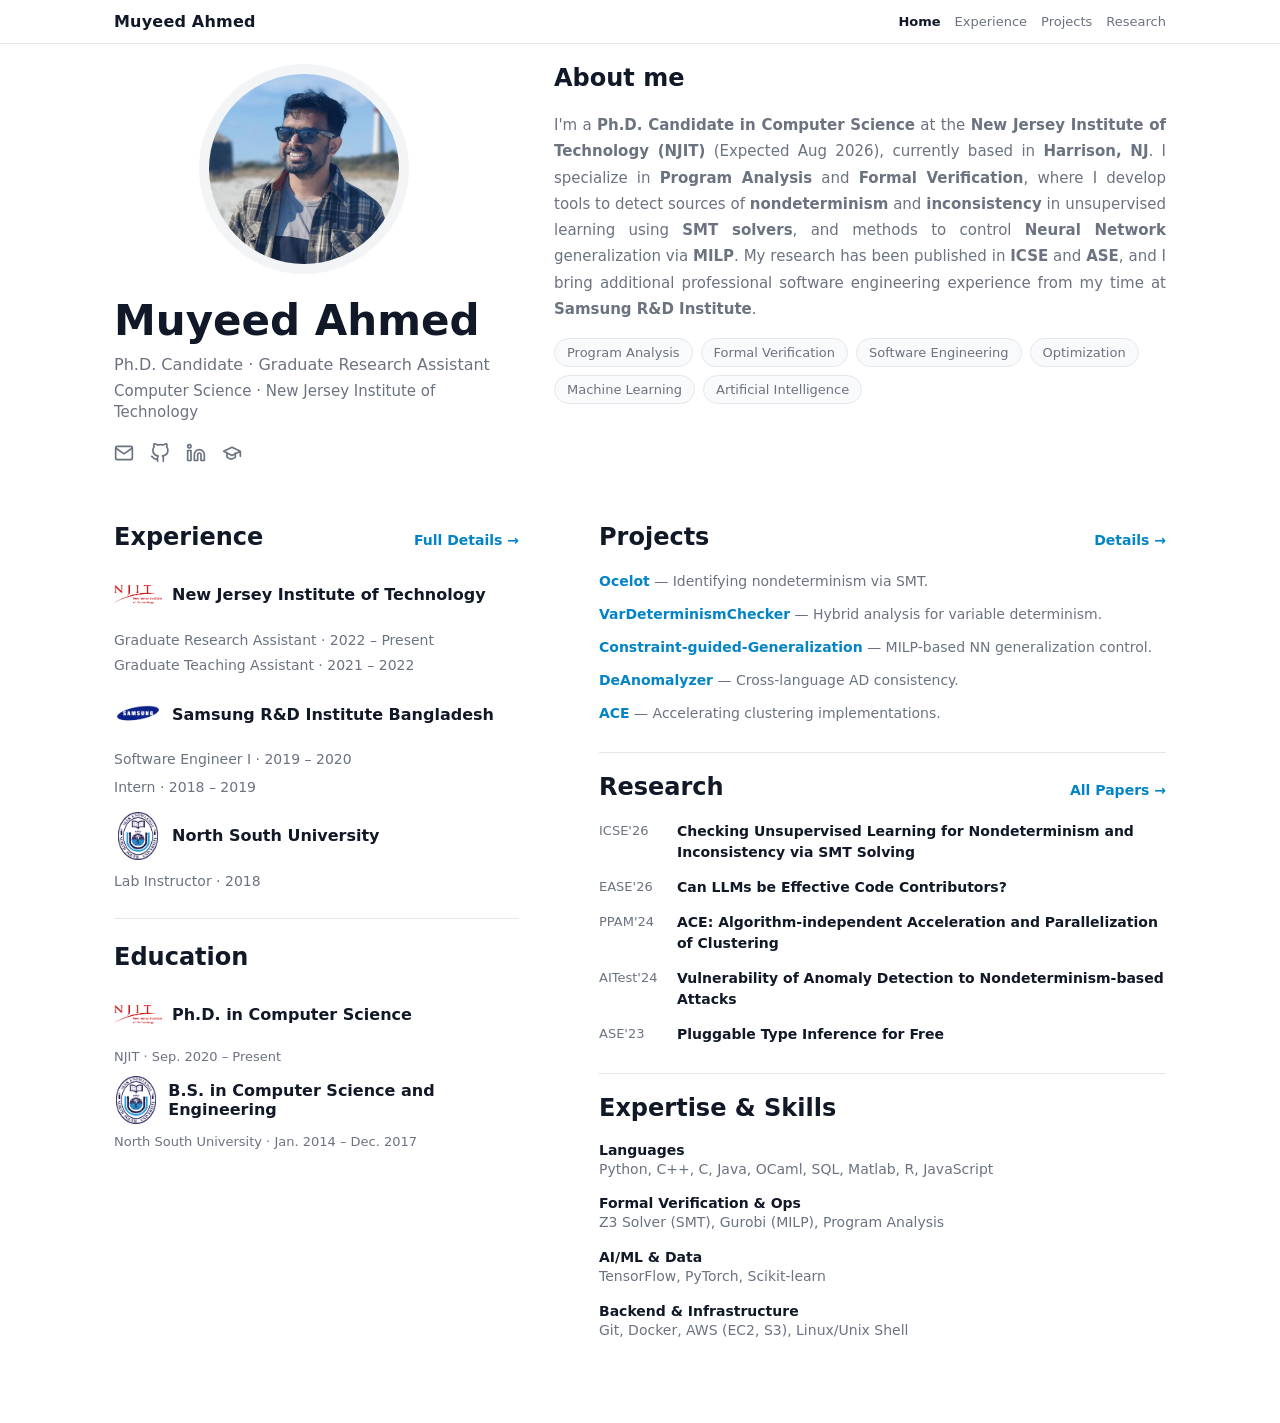
<file: index.html>
<!doctype html>
<html lang="en">
<head>
<meta charset="utf-8">
<meta name="viewport" content="width=device-width, initial-scale=1">
<title>Muyeed Ahmed</title>
<link rel="stylesheet" href="styles.css">
</head>

<body>

<!-- Sticky menu -->
<div class="nav">
  <div class="navinner">
    <div class="brand">Muyeed Ahmed</div>
    <nav class="menu" aria-label="Site menu">
      <a href="index.html" style="color:var(--text); font-weight:600;">Home</a>
      <a href="experience.html">Experience</a>
      <a href="projects.html">Projects</a>
      <a href="research.html">Research</a>
    </nav>
  </div>
</div>

<main class="wrap">

  <!-- Top Section: Photo/Name (Left) & Summary (Right) -->
  <div class="top-section">
    <div class="top-left">
      <div class="photo">
        <img src="Images/M.png" alt="Muyeed Ahmed">
      </div>
      <header class="intro">
        <h1>Muyeed Ahmed</h1>
        <p class="title">Ph.D. Candidate · Graduate Research Assistant</p>
        <p class="subtitle">Computer Science · New Jersey Institute of Technology</p>
        
        <div class="contact-links">
          <a href="mailto:ma234@njit.edu" title="Email">
            <svg xmlns="http://www.w3.org/2000/svg" width="20" height="20" viewBox="0 0 24 24" fill="none" stroke="currentColor" stroke-width="2" stroke-linecap="round" stroke-linejoin="round"><path d="M4 4h16c1.1 0 2 .9 2 2v12c0 1.1-.9 2-2 2H4c-1.1 0-2-.9-2-2V6c0-1.1.9-2 2-2z"></path><polyline points="22,6 12,13 2,6"></polyline></svg>
          </a>
          <a href="https://github.com/MuyeedAhmed" target="_blank" rel="noreferrer" title="GitHub">
            <svg xmlns="http://www.w3.org/2000/svg" width="20" height="20" viewBox="0 0 24 24" fill="none" stroke="currentColor" stroke-width="2" stroke-linecap="round" stroke-linejoin="round"><path d="M9 19c-5 1.5-5-2.5-7-3m14 6v-3.87a3.37 3.37 0 0 0-.94-2.61c3.14-.35 6.44-1.54 6.44-7A5.44 5.44 0 0 0 20 4.77 5.07 5.07 0 0 0 19.91 1S18.73.65 16 2.48a13.38 13.38 0 0 0-7 0C6.27.65 5.09 1 5.09 1A5.07 5.07 0 0 0 5 4.77a5.44 5.44 0 0 0-1.5 3.78c0 5.42 3.3 6.61 6.44 7A3.37 3.37 0 0 0 9 18.13V22"></path></svg>
          </a>
          <a href="https://www.linkedin.com/in/muyeed-ahmed" target="_blank" rel="noreferrer" title="LinkedIn">
            <svg xmlns="http://www.w3.org/2000/svg" width="20" height="20" viewBox="0 0 24 24" fill="none" stroke="currentColor" stroke-width="2" stroke-linecap="round" stroke-linejoin="round"><path d="M16 8a6 6 0 0 1 6 6v7h-4v-7a2 2 0 0 0-2-2 2 2 0 0 0-2 2v7h-4v-7a6 6 0 0 1 6-6z"></path><rect x="2" y="9" width="4" height="12"></rect><circle cx="4" cy="4" r="2"></circle></svg>
          </a>
          <a href="https://scholar.google.com/citations?user=YBPPO0gAAAAJ&hl=en" target="_blank" rel="noreferrer" title="Google Scholar">
            <svg xmlns="http://www.w3.org/2000/svg" width="20" height="20" viewBox="0 0 24 24" fill="none" stroke="currentColor" stroke-width="2" stroke-linecap="round" stroke-linejoin="round"><path d="M22 10v6M2 10l10-5 10 5-10 5z"></path><path d="M6 12v5c3.33 3 6.67 3 10 0v-5"></path></svg>
          </a>
        </div>
      </header>
    </div>

    <div class="top-right">
      <section id="about" aria-label="About">
        <h2>About me</h2>
        <div class="about">
          <p>
            I'm a <strong>Ph.D. Candidate in Computer Science</strong> at the <strong>New Jersey Institute of Technology (NJIT)</strong> (Expected Aug 2026), currently based in <strong>Harrison, NJ</strong>. 
            I specialize in <strong>Program Analysis</strong> and <strong>Formal Verification</strong>, where I develop tools to detect sources of <strong>nondeterminism</strong> and <strong>inconsistency</strong> in unsupervised learning using
            <strong>SMT solvers</strong>, and methods to control <strong>Neural Network</strong> generalization via <strong>MILP</strong>. My research has been published in
            <strong>ICSE</strong> and <strong>ASE</strong>, and I bring additional professional software engineering experience from my time at <strong>Samsung R&D Institute</strong>.
          </p>

          <div class="tags" aria-label="Research interests">
            <span class="tag">Program Analysis</span>
            <span class="tag">Formal Verification</span>
            <span class="tag">Software Engineering</span>
            <span class="tag">Optimization</span>
            <span class="tag">Machine Learning</span>
            <span class="tag">Artificial Intelligence</span>
          </div>
        </div>
      </section>
    </div>
  </div>

  <div class="main-content-grid">
    
    <!-- Left Column: Experience then Education -->
    <div class="primary-col">
      <section id="experience" class="block">
        <div style="display:flex; justify-content:space-between; align-items:baseline;">
          <h2>Experience</h2>
          <a href="experience.html" style="font-size:14px; font-weight:600;">Full Details →</a>
        </div>

        <div class="item">
          <div class="orgrow">
            <img class="orglogo" src="Images/NJIT.png" alt="NJIT logo">
            <h3 style="margin:0;">New Jersey Institute of Technology</h3>
          </div>
          <p style="font-size:14px; margin-top:4px;">Graduate Research Assistant · 2022 – Present</p>
          <p style="font-size:14px; margin-top:2px;">Graduate Teaching Assistant · 2021 – 2022</p>
        </div>

        <div class="item">
          <div class="orgrow">
            <img class="orglogo" src="Images/Samsung.png" alt="Samsung logo">
            <h3 style="margin:0;">Samsung R&amp;D Institute Bangladesh</h3>
          </div>
          <p style="font-size:14px; margin-top:4px;">Software Engineer I · 2019 – 2020</p>
          <p style="font-size:14px; margin-top:4px;">Intern · 2018 – 2019</p>
        </div>

        <div class="item">
          <div class="orgrow">
            <img class="orglogo" src="Images/NSU.png" alt="NSU logo">
            <h3 style="margin:0;">North South University</h3>
          </div>
          <p style="font-size:14px; margin-top:4px;">Lab Instructor · 2018</p>
        </div>
      </section>

      <section id="education" class="block">
        <h2>Education</h2>
        <div class="item">
          <div class="orgrow">
            <img class="orglogo" src="Images/NJIT.png" alt="NJIT logo">
            <h3 style="margin:0;">Ph.D. in Computer Science</h3>
          </div>
          <div class="meta">NJIT · Sep. 2020 – Present</div>
        </div>
        <div class="item" style="margin-bottom:0;">
          <div class="orgrow">
            <img class="orglogo" src="Images/NSU.png" alt="NSU logo">
            <h3 style="margin:0;">B.S. in Computer Science and Engineering</h3>
          </div>
          <div class="meta">North South University · Jan. 2014 – Dec. 2017</div>
        </div>
      </section>
    </div>

    <!-- Right Column: Research & Skills -->
    <div class="secondary-col">
      <section id="projects-preview">
        <div style="display:flex; justify-content:space-between; align-items:baseline;">
          <h2>Projects</h2>
          <a href="projects.html" style="font-size:14px; font-weight:600;">Details →</a>
        </div>
        <div class="item" style="margin-bottom:12px;">
          <p style="font-size:14px; margin:0; line-height:1.5;">
            <strong><a href="https://github.com/MuyeedAhmed/Ocelot" target="_blank" rel="noreferrer">Ocelot</a></strong> — Identifying nondeterminism via SMT.
          </p>
        </div>
        <div class="item" style="margin-bottom:12px;">
          <p style="font-size:14px; margin:0; line-height:1.5;">
            <strong><a href="https://github.com/MuyeedAhmed/VarDeterminismChecker" target="_blank" rel="noreferrer">VarDeterminismChecker</a></strong> — Hybrid analysis for variable determinism.
          </p>
        </div>
        <div class="item" style="margin-bottom:12px;">
          <p style="font-size:14px; margin:0; line-height:1.5;">
            <strong><a href="https://github.com/MuyeedAhmed/Constraint-guided-Generalization" target="_blank" rel="noreferrer">Constraint-guided-Generalization</a></strong> — MILP-based NN generalization control.
          </p>
        </div>
        <div class="item" style="margin-bottom:12px;">
          <p style="font-size:14px; margin:0; line-height:1.5;">
            <strong><a href="https://github.com/MuyeedAhmed/DeAnomalyzer" target="_blank" rel="noreferrer">DeAnomalyzer</a></strong> — Cross-language AD consistency.
          </p>
        </div>
        <div class="item" style="margin-bottom:12px;">
          <p style="font-size:14px; margin:0; line-height:1.5;">
            <strong><a href="https://github.com/MuyeedAhmed/ACE" target="_blank" rel="noreferrer">ACE</a></strong> — Accelerating clustering implementations.
          </p>
        </div>
      </section>

      <section id="research-preview" style="margin-top:28px; border-top:1px solid var(--line); padding-top:20px;">
        <div style="display:flex; justify-content:space-between; align-items:baseline;">
          <h2>Research</h2>
          <a href="research.html" style="font-size:14px; font-weight:600;">All Papers →</a>
        </div>
        <div class="pub-item">
          <div class="pub-meta">ICSE'26</div>
          <h3 class="pub-title">Checking Unsupervised Learning for Nondeterminism and Inconsistency via SMT Solving</h3>
        </div>
        <div class="pub-item">
          <div class="pub-meta">EASE'26</div>
          <h3 class="pub-title">Can LLMs be Effective Code Contributors?</h3>
        </div>
        <div class="pub-item">
          <div class="pub-meta">PPAM'24</div>
          <h3 class="pub-title">ACE: Algorithm-independent Acceleration and Parallelization of Clustering</h3>
        </div>
        <div class="pub-item">
          <div class="pub-meta">AITest'24</div>
          <h3 class="pub-title">Vulnerability of Anomaly Detection to Nondeterminism-based Attacks</h3>
        </div>
        <div class="pub-item">
          <div class="pub-meta">ASE'23</div>
          <h3 class="pub-title">Pluggable Type Inference for Free</h3>
        </div>
      </section>

      <section id="skills" style="margin-top:28px; border-top:1px solid var(--line); padding-top:20px;">
        <h2>Expertise &amp; Skills</h2>
        <div class="item" style="margin-bottom:14px;">
          <h3 style="font-size:14px;">Languages</h3>
          <p style="font-size:14px; color:var(--muted);">Python, C++, C, Java, OCaml, SQL, Matlab, R, JavaScript</p>
        </div>
        <div class="item" style="margin-bottom:14px;">
          <h3 style="font-size:14px;">Formal Verification & Ops</h3>
          <p style="font-size:14px; color:var(--muted);">Z3 Solver (SMT), Gurobi (MILP), Program Analysis</p>
        </div>
        <div class="item" style="margin-bottom:14px;">
          <h3 style="font-size:14px;">AI/ML & Data</h3>
          <p style="font-size:14px; color:var(--muted);">TensorFlow, PyTorch, Scikit-learn</p>
        </div>
        <div class="item" style="margin-bottom:0;">
          <h3 style="font-size:14px;">Backend & Infrastructure</h3>
          <p style="font-size:14px; color:var(--muted);">Git, Docker, AWS (EC2, S3), Linux/Unix Shell</p>
        </div>
      </section>
    </div>

  </div> <!-- end main-content-grid -->

</main>
</body>
</html>
</file>
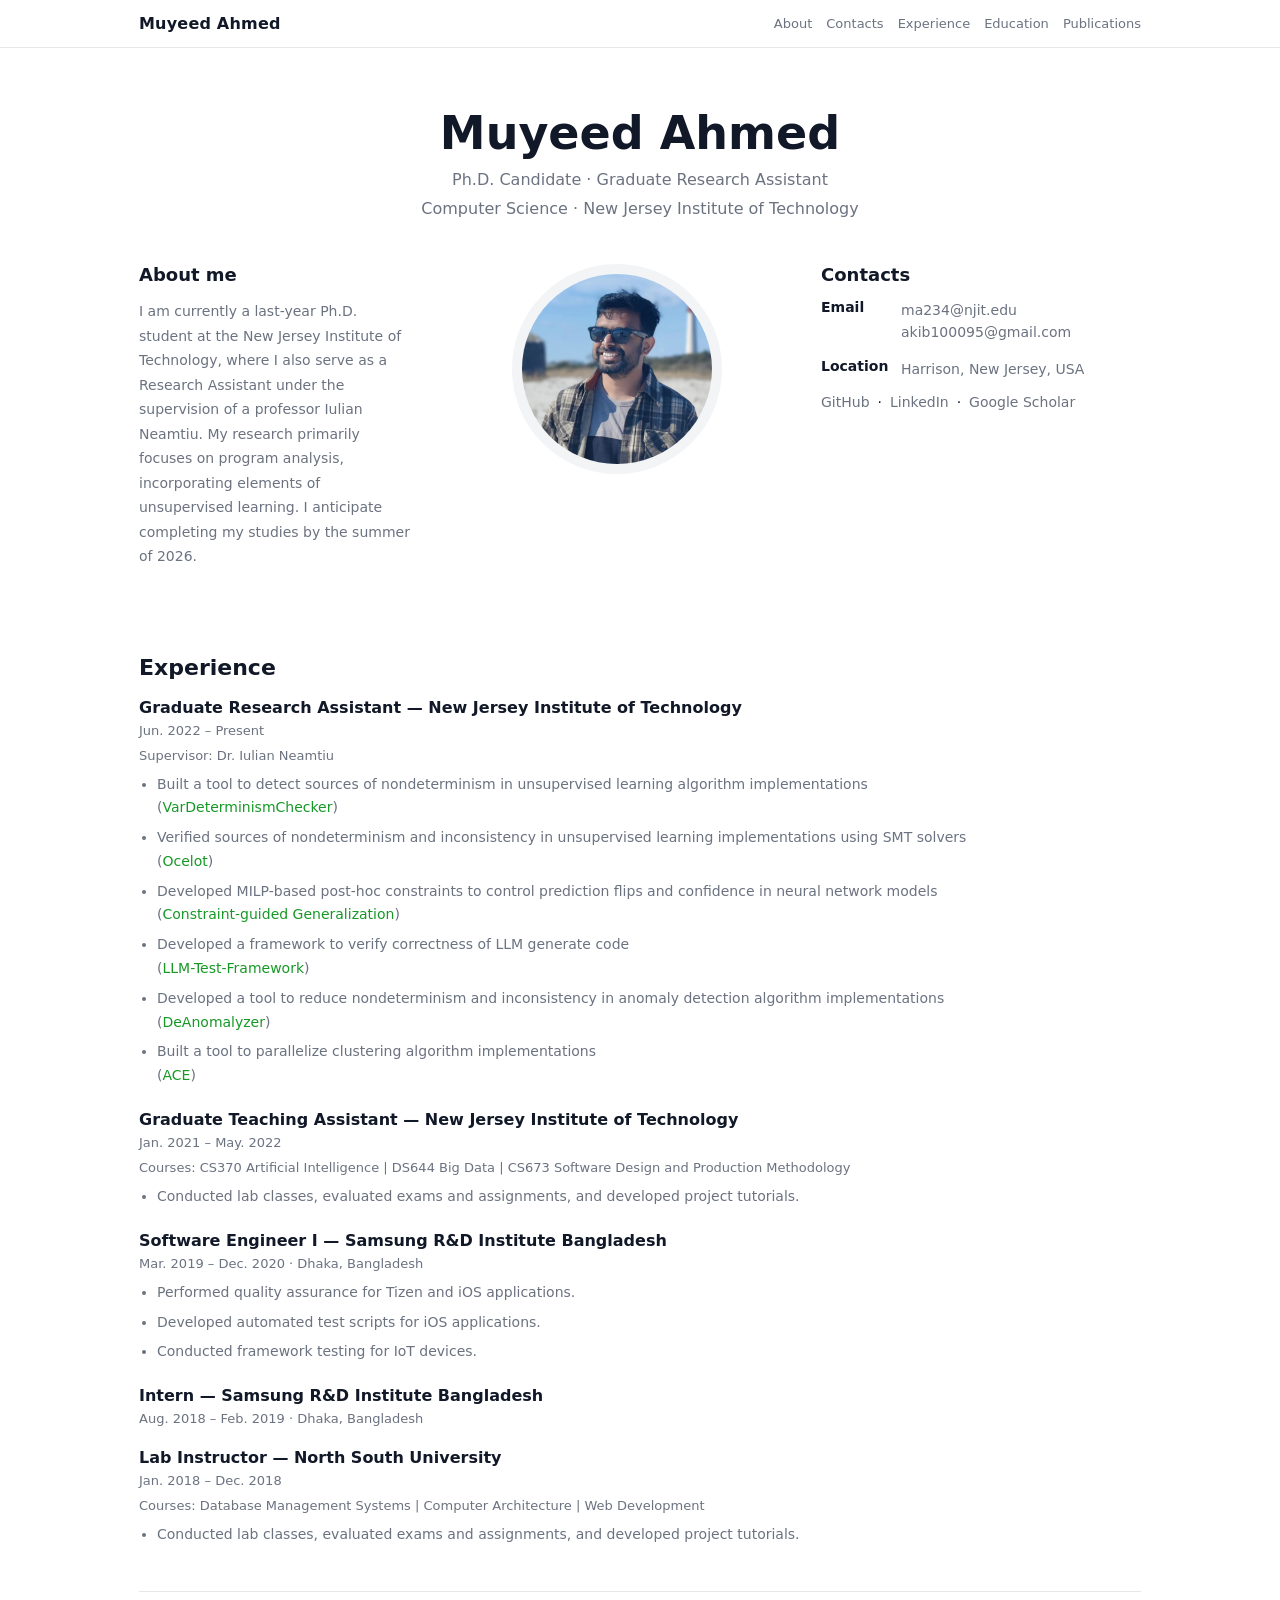
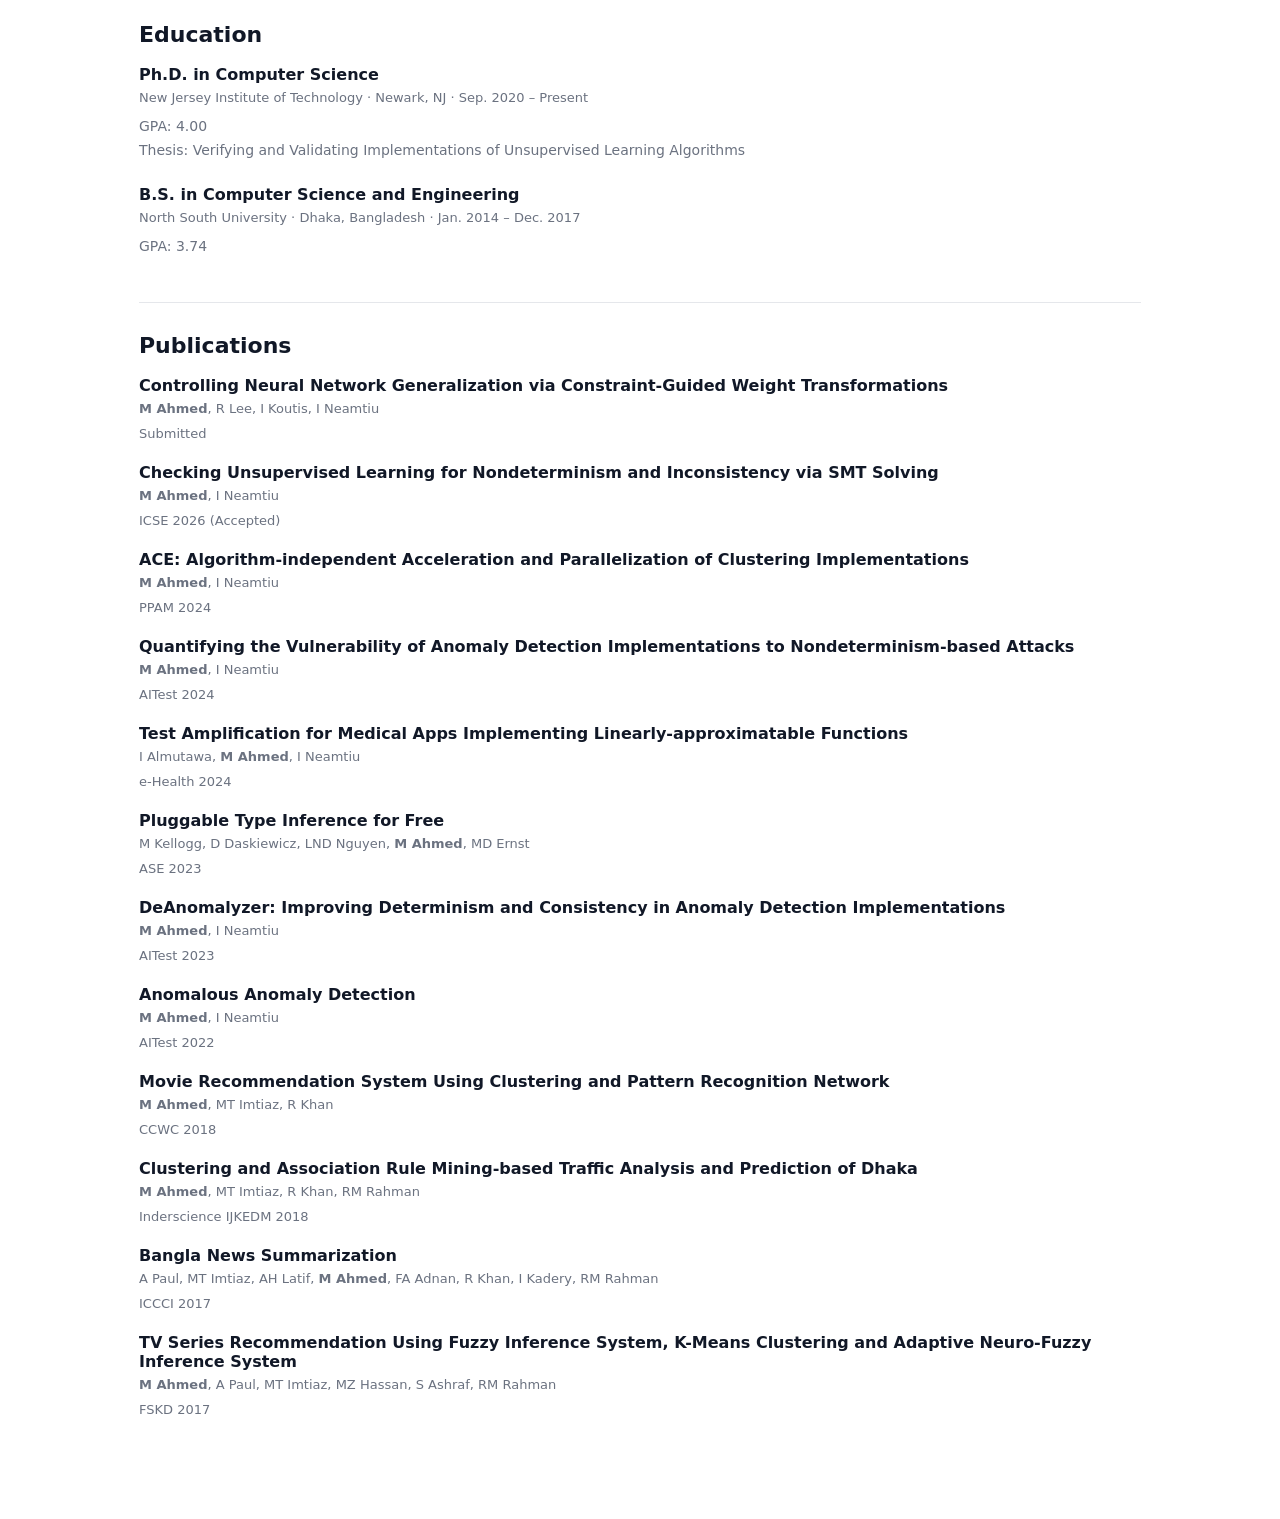
<file: C.html>
<!doctype html>
<html lang="en">
<head>
<meta charset="utf-8">
<meta name="viewport" content="width=device-width, initial-scale=1">
<title>Muyeed Ahmed</title>

<style>
  :root{
    --text:#111827;
    --muted:#6b7280;
    --line:#e5e7eb;
    --bg:#ffffff;
  }

  *{ box-sizing:border-box; }

  html{ scroll-behavior:smooth; }

  body{
    margin:0;
    font-family: system-ui, -apple-system, Segoe UI, Roboto, Helvetica, Arial;
    color:var(--text);
    background:var(--bg);
  }

  .wrap{
    max-width:1050px;
    margin:0 auto;
    padding: 32px 24px 80px;
  }

  /* ---------- TOP MENU ---------- */
  .nav{
    position: sticky;
    top: 0;
    z-index: 50;
    background: rgba(255,255,255,.92);
    backdrop-filter: blur(8px);
    border-bottom: 1px solid var(--line);
  }

  .navinner{
    max-width:1050px;
    margin:0 auto;
    padding: 14px 24px;
    display:flex;
    align-items:center;
    justify-content:space-between;
    gap:18px;
  }

  .brand{
    font-weight:700;
    letter-spacing:.2px;
    white-space:nowrap;
  }

  .menu{
    display:flex;
    flex-wrap:wrap;
    gap:14px;
    justify-content:flex-end;
  }

  .menu a{
    color:var(--muted);
    text-decoration:none;
    font-size:13px;
  }
  .menu a:hover{ color:var(--text); text-decoration:underline; }

  @media (max-width: 760px){
    .navinner{ align-items:flex-start; flex-direction:column; }
    .menu{ justify-content:flex-start; }
  }

  /* ---------- HEADER ---------- */
  .top{
    text-align:center;
    padding-top: 26px;
    margin-bottom: 46px;
  }

  .top h1{
    margin:0;
    font-size:46px;
    font-weight:700;
  }

  .top p{
    margin:10px 0 0;
    color:var(--muted);
    font-size:16px;
  }

  /* ---------- PROFILE GRID ---------- */
  .profile{
    display:grid;
    grid-template-columns: 1fr 320px 1fr;
    gap:44px;
    align-items:start;
    margin-bottom: 56px;
  }

  h2{
    font-size:18px;
    margin:0 0 14px;
  }

  .about p{
    font-size:14px;
    line-height:1.75;
    color:var(--muted);
    max-width:360px;
    margin:0;
  }

  .photo{
    width:210px;
    height:210px;
    border-radius:999px;
    overflow:hidden;
    border:10px solid #f3f4f6;
    background:#f3f4f6;
    margin:0 auto;
  }
  .photo img{
    width:100%;
    height:100%;
    object-fit:cover;
    display:block;
  }

  .contacts{
    justify-self:end;
    min-width:320px;
    font-size:14px;
  }

  .contacts .block{
    margin-bottom:14px;
    color:var(--muted);
  }
  .contacts strong{ color:var(--text); }
  
  .contacts .block{
    display: flex;
    align-items: flex-start;
    }

    .contacts .block strong{
    display: inline-block;
    width: 80px;          /* controls spacing after "Email:" / "Location:" */
    }

    .contacts .block .value{
    color: var(--muted);
    line-height: 1.6;
}

  .links{
    display:flex;
    align-items:center;
    gap:8px;
    font-size:14px;
    }
  .links a{
    color:var(--muted);
    text-decoration:none;
  }
  .links a:hover{
    color:var(--text);
    text-decoration:underline;
  }

  @media (max-width:900px){
    .profile{
      grid-template-columns:1fr;
      text-align:center;
    }
    .contacts{
      justify-self:center;
      text-align:left;
      min-width: unset;
      max-width: 420px;
      width: 100%;
    }
    .about p{ max-width:520px; margin:0 auto; }
  }

  /* ---------- SECTIONS (STACKED) ---------- */
  section.block{
    padding-top: 30px;           /* for anchor offset */
    scroll-margin-top: 86px;     /* so sticky nav doesn't cover heading */
    border-top: 1px solid var(--line);
    margin-top: 44px;
  }

  section.block:first-of-type{
    border-top: none;
    margin-top: 0;
  }

  .block h2{
    font-size:22px;
    margin:0 0 18px;
  }

  .item{
    margin-bottom: 22px;
    max-width: 1000px;
  }

  .item h3{
    margin:0;
    font-size:16px;
    font-weight:700;
  }

  .meta{
    margin:6px 0 10px;
    font-size:13px;
    color:var(--muted);
  }

  .item p, .item ul{
    font-size:14px;
    color:var(--muted);
    line-height:1.7;
    margin:0;
  }

  .item ul{
    padding-left:18px;
    margin-top:8px;
  }

  .item li{
    margin-bottom:6px;
  }

    a{
    color: inherit;
    text-decoration: none;
    }

    a:hover{
    text-decoration: underline;
    }

    .sub a{
    color: #179826; 
    }
</style>
</head>

<body>

<!-- Sticky menu -->
<div class="nav">
  <div class="navinner">
    <div class="brand">Muyeed Ahmed</div>
    <nav class="menu" aria-label="Site menu">
      <a href="#about">About</a>
      <a href="#contacts">Contacts</a>
      <a href="#experience">Experience</a>
      <a href="#education">Education</a>
      <a href="#publications">Publications</a>
    </nav>
  </div>
</div>

<main class="wrap">

  <!-- Header -->
  <header class="top">
    <h1>Muyeed Ahmed</h1>
    <p>Ph.D. Candidate · Graduate Research Assistant</p>
    <p>Computer Science · New Jersey Institute of Technology</p>
  </header>

  <!-- About / Photo / Contacts -->
  <div class="profile">

    <section id="about" aria-label="About">
      <h2>About me</h2>
      <div class="about">
        <p>
          I am currently a last-year Ph.D. student at the New Jersey
            Institute of Technology, where I also serve as a Research
            Assistant under the supervision of a professor Iulian Neamtiu. 
            My research primarily focuses on program analysis, incorporating
            elements of unsupervised learning. I anticipate completing
            my studies by the summer of 2026.
        </p>
      </div>
    </section>

    <div aria-label="Profile photo">
      <div class="photo">
        <!-- Replace with your image file -->
        <img src="M2.png" alt="Muyeed Ahmed">
      </div>
    </div>

    <section id="contacts" class="contacts" aria-label="Contacts">
      <h2>Contacts</h2>
        <div class="block">
        <strong>Email</strong>
        <span class="value">
            ma234@njit.edu<br>
            akib100095@gmail.com
        </span>
        </div>
        
        <div class="block">
        <strong>Location</strong>
        <span class="value">
            Harrison, New Jersey, USA
        </span>
        </div>
        
        <div class="links">
        <a href="https://github.com/MuyeedAhmed" target="_blank">GitHub</a>
        <span>·</span>
        <a href="https://www.linkedin.com/in/muyeed-ahmed" target="_blank">LinkedIn</a>
        <span>·</span>
        <a href="https://scholar.google.com/citations?user=YBPPO0gAAAAJ&hl=en" target="_blank">Google Scholar</a>
        </div>
    </section>

  </div>

  <!-- Experience -->
  <section id="experience" class="block">
    <h2>Experience</h2>

    <div class="item">
      <h3>Graduate Research Assistant — New Jersey Institute of Technology</h3>
      <div class="meta">Jun. 2022 – Present</div>
      <div class="meta">Supervisor: <a href="https://web.njit.edu/~ineamtiu/" target="_blank">Dr. Iulian Neamtiu</a></div>
      <ul>
        <li>Built a tool to detect sources of nondeterminism in unsupervised learning algorithm implementations <br>
            <span class="sub">(<a href="https://github.com/MuyeedAhmed/VarDeterminismChecker" target="_blank" rel="noreferrer">VarDeterminismChecker</a>)</span>
        </li>
        <li>Verified sources of nondeterminism and inconsistency in unsupervised learning implementations using SMT solvers<br>
            <span class="sub">(<a href="https://github.com/MuyeedAhmed/Ocelot" target="_blank" rel="noreferrer">Ocelot</a>)</span>
        </li>
        <li>Developed MILP-based post-hoc constraints to control prediction flips and confidence in neural network models<br>
            <span class="sub">(<a href="https://github.com/MuyeedAhmed/Constraint-guided-Generalization" target="_blank" rel="noreferrer">Constraint-guided Generalization</a>)</span>
        </li>
        <li>Developed a framework to verify correctness of LLM generate code<br>
            <span class="sub">(<a href="" target="_blank" rel="noreferrer">LLM-Test-Framework</a>)</span>
        </li>
        <li>Developed a tool to reduce nondeterminism and inconsistency in anomaly detection algorithm implementations<br>
            <span class="sub">(<a href="https://github.com/MuyeedAhmed/DeAnomalyzer" target="_blank" rel="noreferrer">DeAnomalyzer</a>)</span>
        </li>
        <li>Built a tool to parallelize clustering algorithm implementations<br>
            <span class="sub">(<a href="https://github.com/MuyeedAhmed/ACE" target="_blank" rel="noreferrer">ACE</a>)</span>
        </li>
      </ul>
    </div>

    <div class="item">
      <h3>Graduate Teaching Assistant — New Jersey Institute of Technology</h3>
      <div class="meta">Jan. 2021 – May. 2022</div>
      <div class="meta">Courses: CS370 Artificial Intelligence | DS644 Big Data | CS673 Software Design and Production Methodology</div>
      <ul>
        <li>Conducted lab classes, evaluated exams and assignments, and developed project tutorials.</li>
      </ul>
    </div>

    <div class="item">
      <h3>Software Engineer I — Samsung R&D Institute Bangladesh</h3>
      <div class="meta">Mar. 2019 – Dec. 2020 · Dhaka, Bangladesh</div>
      <ul>
        <li>Performed quality assurance for Tizen and iOS applications.</li>
        <li>Developed automated test scripts for iOS applications.</li>
        <li>Conducted framework testing for IoT devices.</li>
      </ul>
    </div>
    <div class="item">
      <h3>Intern — Samsung R&D Institute Bangladesh</h3>
      <div class="meta">Aug. 2018 – Feb. 2019 · Dhaka, Bangladesh</div>
    </div>
    <div class="item">
      <h3>Lab Instructor — North South University</h3>
      <div class="meta">Jan. 2018 – Dec. 2018</div>
      <div class="meta">Courses: Database Management Systems | Computer Architecture | Web Development</div>
      <ul>
        <li>Conducted lab classes, evaluated exams and assignments, and developed project tutorials.</li>
      </ul>
    </div>
  </section>

  <!-- Education -->
  <section id="education" class="block">
    <h2>Education</h2>

    <div class="item">
      <h3>Ph.D. in Computer Science</h3>
      <div class="meta">New Jersey Institute of Technology · Newark, NJ · Sep. 2020 – Present</div>
      <p>
        GPA: 4.00<br>
        Thesis: Verifying and Validating Implementations of Unsupervised Learning Algorithms
      </p>
    </div>
    <div class="item">
      <h3>B.S. in Computer Science and Engineering</h3>
      <div class="meta">North South University · Dhaka, Bangladesh · Jan. 2014 – Dec. 2017</div>
      <p>
        GPA: 3.74<br>
      </p>
    </div>
  </section>

  <!-- Publications -->
  <section id="publications" class="block">
  <h2>Publications</h2>

  <div class="item">
    <h3> Controlling Neural Network Generalization via Constraint-Guided Weight Transformations</h3>
    <div class="meta"><strong>M Ahmed</strong>, R Lee, I Koutis, I Neamtiu</div>
    <div class="meta">Submitted</div>
  </div>

  <div class="item">
    <h3> <a href="https://conf.researchr.org/details/icse-2026/icse-2026-research-track/316/Checking-Unsupervised-Learning-for-Nondeterminism-and-Inconsistency-via-SMT-Solving" target="_blank"> Checking Unsupervised Learning for Nondeterminism and Inconsistency via SMT Solving</a></h3>
    <div class="meta"><strong>M Ahmed</strong>, I Neamtiu</div>
    <div class="meta">ICSE 2026 (Accepted)</div>
  </div>

  <div class="item">
    <h3> <a href="https://web.njit.edu/~ineamtiu/pubs/ppam24ahmed.pdf" target="_blank">ACE: Algorithm-independent Acceleration and Parallelization of Clustering Implementations</a></h3>
    <div class="meta"><strong>M Ahmed</strong>, I Neamtiu</div>
    <div class="meta">PPAM 2024</div>
  </div>

  <div class="item">
    <h3> <a href="https://web.njit.edu/~ineamtiu/pubs/aitest24ahmed.pdf" target="_blank"> Quantifying the Vulnerability of Anomaly Detection Implementations to Nondeterminism-based Attacks</a></h3>
    <div class="meta"><strong>M Ahmed</strong>, I Neamtiu</div>
    <div class="meta">AITest 2024</div>
  </div>

  <div class="item">
    <h3> <a href="https://web.njit.edu/~ineamtiu/pubs/eh24almutawa2.pdf" target="_blank">Test Amplification for Medical Apps Implementing Linearly-approximatable Functions</a></h3>
    <div class="meta">I Almutawa, <strong>M Ahmed</strong>, I Neamtiu</div>
    <div class="meta">e-Health 2024</div>
  </div>

  <div class="item">
    <h3> <a href="https://par.nsf.gov/servlets/purl/10511725" target="_blank"> Pluggable Type Inference for Free</a></h3>
    <div class="meta">M Kellogg, D Daskiewicz, LND Nguyen, <strong>M Ahmed</strong>, MD Ernst</div>
    <div class="meta">ASE 2023</div>
  </div>

  <div class="item">
    <h3> <a href="https://web.njit.edu/~ineamtiu/pubs/aitest23ahmed.pdf" target="_blank">DeAnomalyzer: Improving Determinism and Consistency in Anomaly Detection Implementations</a></h3>
    <div class="meta"><strong>M Ahmed</strong>, I Neamtiu</div>
    <div class="meta">AITest 2023</div>
  </div>

  <div class="item">
    <h3> <a href="https://web.njit.edu/~ineamtiu/pubs/aitest22ahmed.pdf" target="_blank">Anomalous Anomaly Detection</a></h3>
    <div class="meta"><strong>M Ahmed</strong>, I Neamtiu</div>
    <div class="meta">AITest 2022</div>
  </div>

  <div class="item">
    <h3> <a href="https://ieeexplore.ieee.org/abstract/document/8301695" target="_blank"> Movie Recommendation System Using Clustering and Pattern Recognition Network</a></h3>
    <div class="meta"><strong>M Ahmed</strong>, MT Imtiaz, R Khan</div>
    <div class="meta">CCWC 2018</div>
  </div>

  <div class="item">
    <h3> 
        <a href="https://d1wqtxts1xzle7.cloudfront.net/98981295/IJKEDM.2018.09552420230222-1-5qslbk-libre.pdf?1677063223=&response-content-disposition=inline%3B+filename%3DClustering_and_Association_Rule_Mining_b.pdf&Expires=1770279856&Signature=OSVRrxdu5BXr9emR2cCUn9bSGzIoajhWIXpEFwzB8WD-0F0iMso83beVT8Xdjh8o9aQmRyjQvOy2Hevnq~g8mZWqm2ug~-JqLLatmCnMuhpc2MNLUPLmgiOqkXU4372RpCWRRoWQk2AnuhUHjbSCY8Z0CGyPOUheuYyK-I~BH7yDb41~ZQ3w9qyArd16lL3YXgOoeX1~G-atZCEzIT-c7uVI5Prp1UawolNxcOut8gkT8VUXwni3J7PVWTuXuul8zrn2c5Y5FJyJumswlFwaCMdNYE1rnbLjfStRQeZEMxLmSMCa4xI9BTRhmKW7hLTR4tG~CSVVw6phPh43ZuXI2g__&Key-Pair-Id=APKAJLOHF5GGSLRBV4ZA" target="_blank"> 
            Clustering and Association Rule Mining-based Traffic Analysis and Prediction of Dhaka
        </a></h3>
    <div class="meta"><strong>M Ahmed</strong>, MT Imtiaz, R Khan, RM Rahman</div>
    <div class="meta">Inderscience IJKEDM 2018</div>
  </div>

  <div class="item">
    <h3> <a href="https://www.researchgate.net/profile/Anirudha-Paul-2/publication/319561168_Bangla_News_Summarization/links/65c4798e1e1ec12eff7be992/Bangla-News-Summarization.pdf" target="_blank"> Bangla News Summarization</a></h3>
    <div class="meta">A Paul, MT Imtiaz, AH Latif, <strong>M Ahmed</strong>, FA Adnan, R Khan, I Kadery, RM Rahman</div>
    <div class="meta">ICCCI 2017</div>
  </div>

  <div class="item">
    <h3>
        <a href="https://www.researchgate.net/profile/Anirudha-Paul-2/publication/326066181_TV_series_recommendation_using_fuzzy_inference_system_K-Means_clustering_and_adaptive_neuro_fuzzy_inference_system/links/64d3f4a6c80b930269fb844c/TV-series-recommendation-using-fuzzy-inference-system-K-Means-clustering-and-adaptive-neuro-fuzzy-inference-system.pdf" target="_blank"> 
            TV Series Recommendation Using Fuzzy Inference System, K-Means Clustering and Adaptive Neuro-Fuzzy Inference System
        </a></h3>
    <div class="meta"><strong>M Ahmed</strong>, A Paul, MT Imtiaz, MZ Hassan, S Ashraf, RM Rahman</div>
    <div class="meta">FSKD 2017</div>
  </div>

</section>


</main>
</body>
</html>
</file>
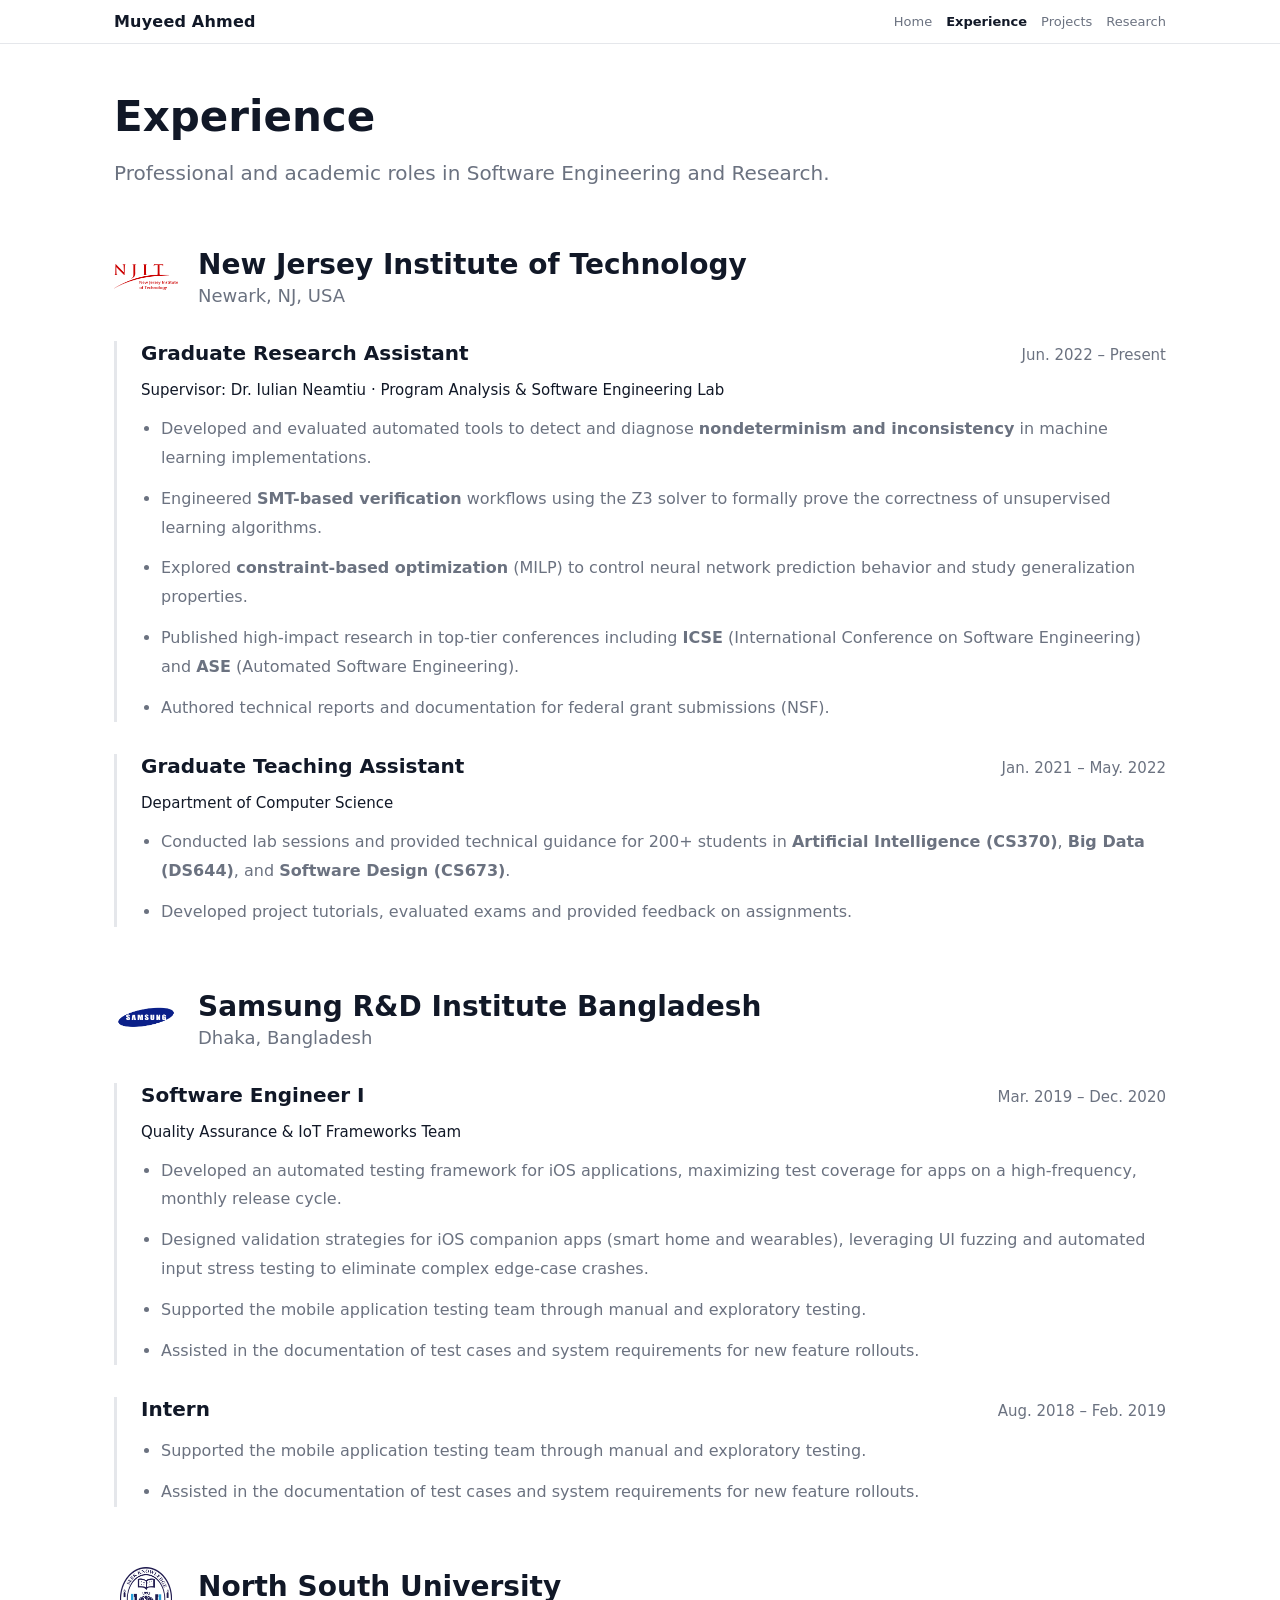
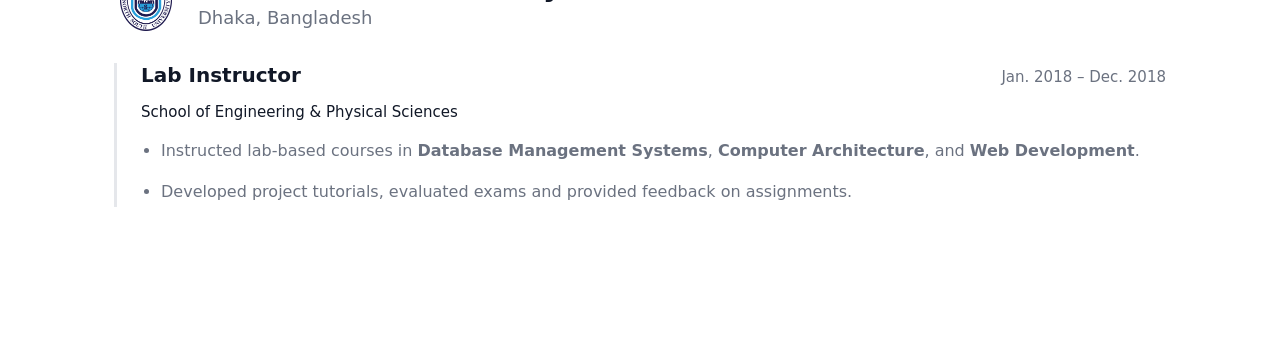
<file: experience.html>
<!doctype html>
<html lang="en">
<head>
<meta charset="utf-8">
<meta name="viewport" content="width=device-width, initial-scale=1">
<title>Muyeed Ahmed · Experience</title>
<link rel="stylesheet" href="styles.css">
<style>
  .exp-page-item {
    margin-bottom: 60px;
  }
  .exp-page-header {
    display: flex;
    align-items: center;
    gap: 20px;
    margin-bottom: 24px;
  }
  .exp-page-logo {
    width: 64px;
    height: 64px;
    object-fit: contain;
  }
  .exp-page-title-group h2 {
    margin: 0;
    font-size: 28px;
  }
  .exp-page-title-group p {
    margin: 4px 0 0;
    font-size: 18px;
    color: var(--muted);
  }
  .role-detail {
    margin-top: 32px;
    padding-left: 24px;
    border-left: 3px solid var(--line);
  }
  .role-header {
    display: flex;
    justify-content: space-between;
    align-items: baseline;
    margin-bottom: 16px;
  }
  .role-title {
    font-size: 20px;
    font-weight: 700;
    color: var(--text);
  }
  .role-date {
    font-size: 15px;
    color: var(--muted);
  }
  .role-description ul {
    margin: 16px 0 0;
    padding-left: 20px;
    font-size: 16px;
    line-height: 1.8;
    color: var(--muted);
  }
  .role-description li {
    margin-bottom: 12px;
  }
  .role-meta {
    font-size: 15px;
    color: var(--text);
    margin-bottom: 12px;
    font-weight: 500;
  }
</style>
</head>

<body>

<div class="nav">
  <div class="navinner">
    <div class="brand">Muyeed Ahmed</div>
    <nav class="menu" aria-label="Site menu">
      <a href="index.html">Home</a>
      <a href="experience.html" style="color:var(--text); font-weight:600;">Experience</a>
      <a href="projects.html">Projects</a>
      <a href="research.html">Research</a>
    </nav>
  </div>
</div>

<main class="wrap">
  <header style="margin-bottom: 60px;">
    <h1 style="font-size: 42px; margin-bottom: 12px;">Experience</h1>
    <p style="font-size: 20px; color: var(--muted);">Professional and academic roles in Software Engineering and Research.</p>
  </header>

  <!-- NJIT -->
  <div class="exp-page-item">
    <div class="exp-page-header">
      <img class="exp-page-logo" src="Images/NJIT.png" alt="NJIT logo">
      <div class="exp-page-title-group">
        <h2>New Jersey Institute of Technology</h2>
        <p>Newark, NJ, USA</p>
      </div>
    </div>

    <div class="role-detail">
      <div class="role-header">
        <span class="role-title">Graduate Research Assistant</span>
        <span class="role-date">Jun. 2022 – Present</span>
      </div>
      <div class="role-meta">Supervisor: Dr. Iulian Neamtiu · Program Analysis & Software Engineering Lab</div>
      <div class="role-description">
        <ul>
          <li>Developed and evaluated automated tools to detect and diagnose <strong>nondeterminism and inconsistency</strong> in machine learning implementations.</li>
          <li>Engineered <strong>SMT-based verification</strong> workflows using the Z3 solver to formally prove the correctness of unsupervised learning algorithms.</li>
          <li>Explored <strong>constraint-based optimization</strong> (MILP) to control neural network prediction behavior and study generalization properties.</li>
          <li>Published high-impact research in top-tier conferences including <strong>ICSE</strong> (International Conference on Software Engineering) and <strong>ASE</strong> (Automated Software Engineering).</li>
          <li>Authored technical reports and documentation for federal grant submissions (NSF).</li>
        </ul>
      </div>
    </div>

    <div class="role-detail">
      <div class="role-header">
        <span class="role-title">Graduate Teaching Assistant</span>
        <span class="role-date">Jan. 2021 – May. 2022</span>
      </div>
      <div class="role-meta">Department of Computer Science</div>
      <div class="role-description">
        <ul>
          <li>Conducted lab sessions and provided technical guidance for 200+ students in <strong>Artificial Intelligence (CS370)</strong>, <strong>Big Data (DS644)</strong>, and <strong>Software Design (CS673)</strong>.</li>
          <li>Developed project tutorials, evaluated exams and provided feedback on assignments.</li>
        </ul>
      </div>
    </div>
  </div>

  <!-- Samsung -->
  <div class="exp-page-item">
    <div class="exp-page-header">
      <img class="exp-page-logo" src="Images/Samsung.png" alt="Samsung logo">
      <div class="exp-page-title-group">
        <h2>Samsung R&amp;D Institute Bangladesh</h2>
        <p>Dhaka, Bangladesh</p>
      </div>
    </div>

    <div class="role-detail">
      <div class="role-header">
        <span class="role-title">Software Engineer I</span>
        <span class="role-date">Mar. 2019 – Dec. 2020</span>
      </div>
      <div class="role-meta">Quality Assurance & IoT Frameworks Team</div>
      <div class="role-description">
        <ul>
          <li>Developed an automated testing framework for iOS applications, maximizing test coverage for apps on a high-frequency, monthly release cycle.</li>
          <li>Designed validation strategies for iOS companion apps (smart home and wearables), leveraging UI fuzzing and automated input stress testing to eliminate complex edge-case crashes.</li>
          <li>Supported the mobile application testing team through manual and exploratory testing.</li>
          <li>Assisted in the documentation of test cases and system requirements for new feature rollouts.</li>

        </ul>
      </div>
    </div>

    <div class="role-detail">
      <div class="role-header">
        <span class="role-title">Intern</span>
        <span class="role-date">Aug. 2018 – Feb. 2019</span>
      </div>
      <div class="role-description">
        <ul>
          <li>Supported the mobile application testing team through manual and exploratory testing.</li>
          <li>Assisted in the documentation of test cases and system requirements for new feature rollouts.</li>
        </ul>
      </div>
    </div>
  </div>

  <!-- NSU -->
  <div class="exp-page-item">
    <div class="exp-page-header">
      <img class="exp-page-logo" src="Images/NSU.png" alt="NSU logo">
      <div class="exp-page-title-group">
        <h2>North South University</h2>
        <p>Dhaka, Bangladesh</p>
      </div>
    </div>

    <div class="role-detail">
      <div class="role-header">
        <span class="role-title">Lab Instructor</span>
        <span class="role-date">Jan. 2018 – Dec. 2018</span>
      </div>
      <div class="role-meta">School of Engineering & Physical Sciences</div>
      <div class="role-description">
        <ul>
          <li>Instructed lab-based courses in <strong>Database Management Systems</strong>, <strong>Computer Architecture</strong>, and <strong>Web Development</strong>.</li>
          <li>Developed project tutorials, evaluated exams and provided feedback on assignments.</li>
        </ul>
      </div>
    </div>
  </div>

</main>
</body>
</html>
</file>
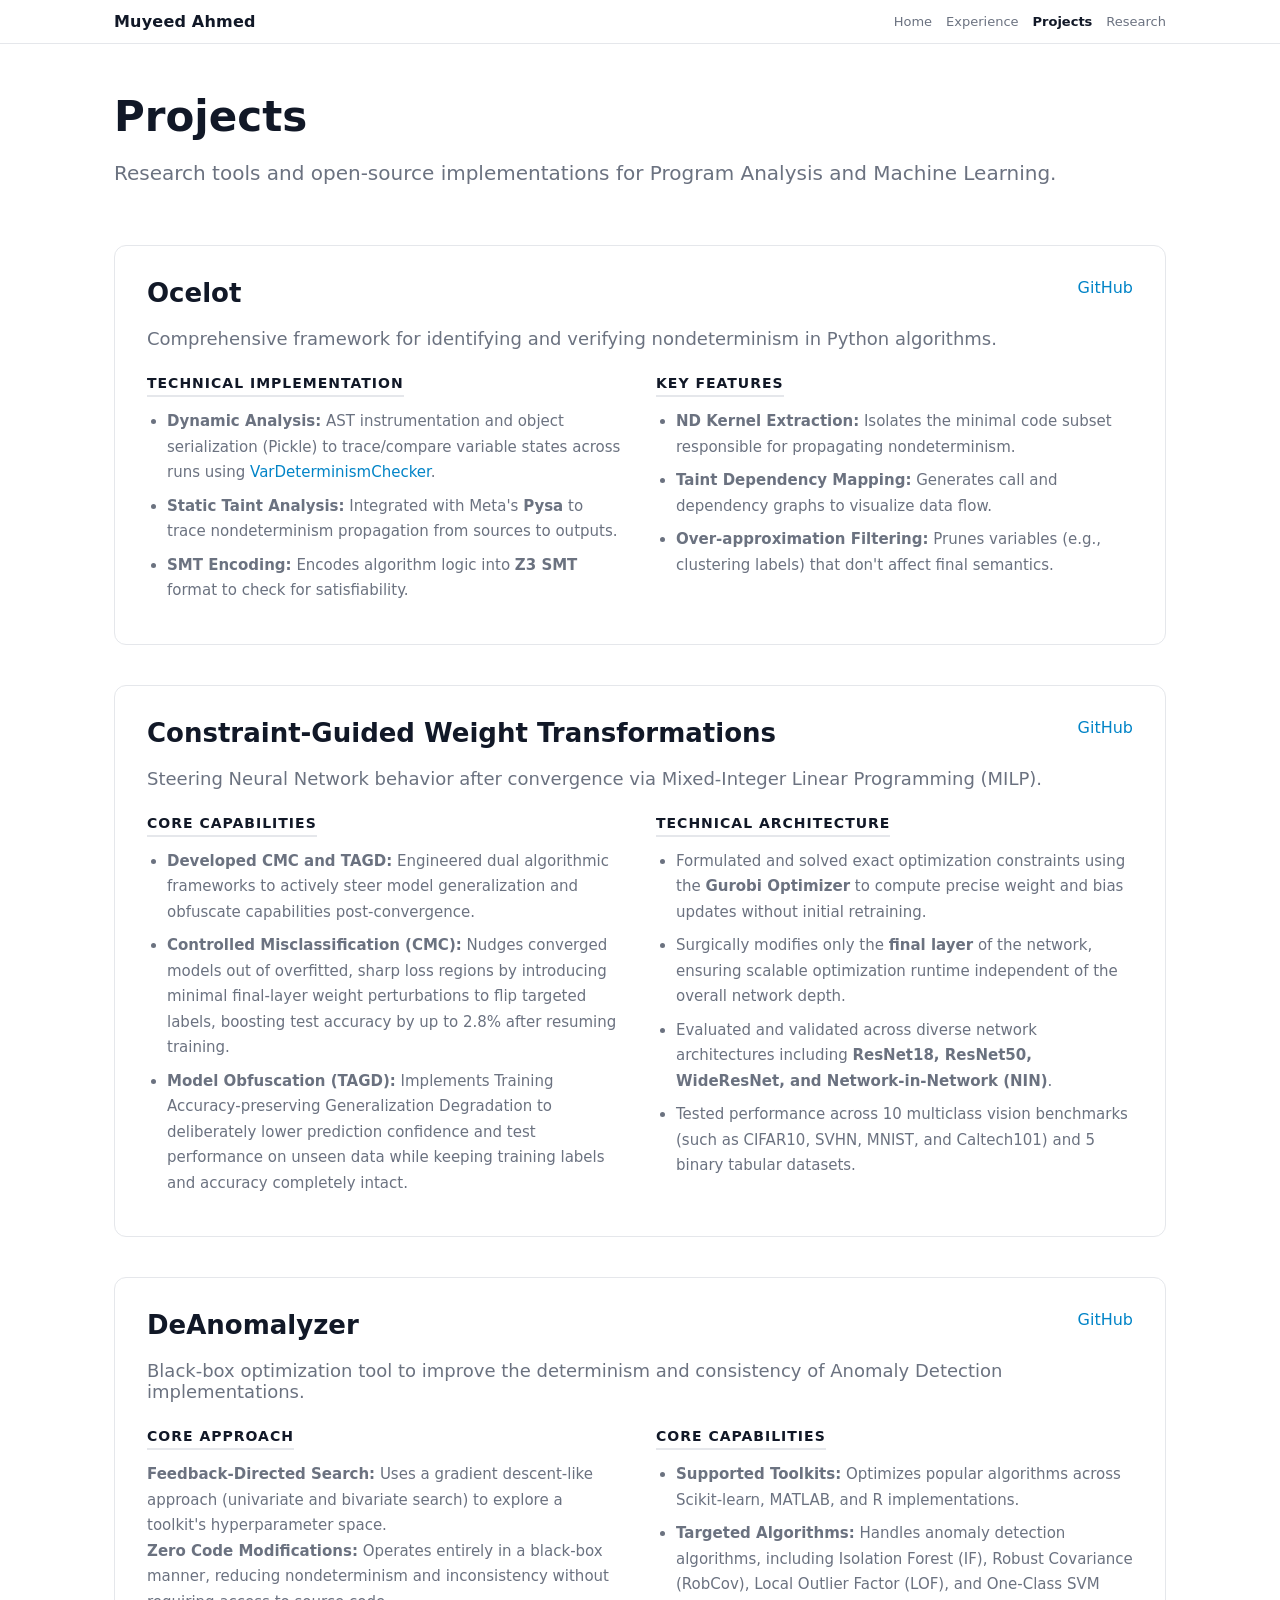
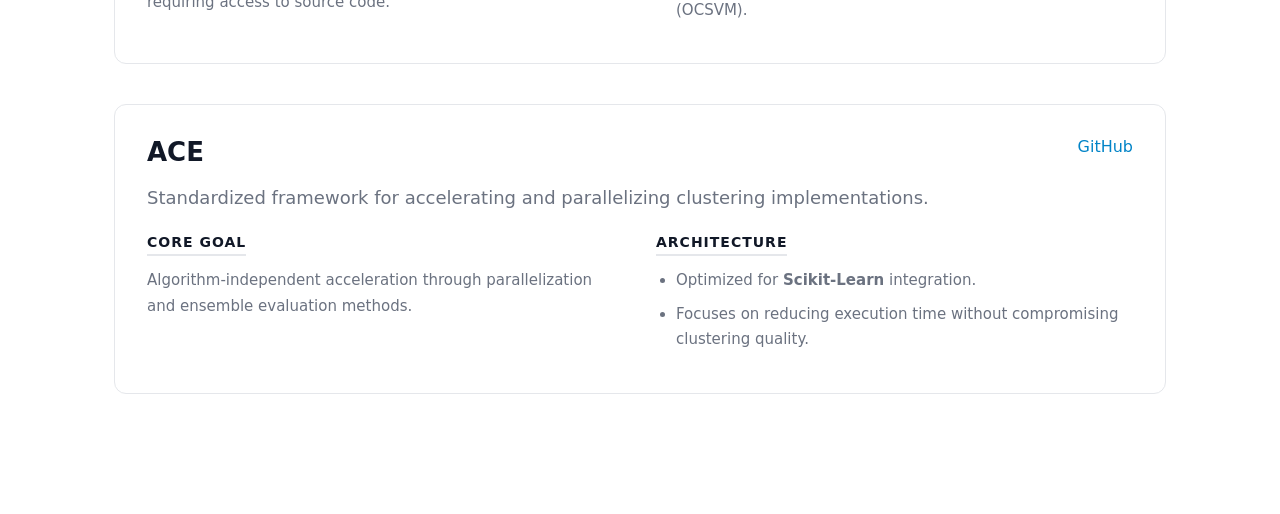
<file: projects.html>
<!doctype html>
<html lang="en">
<head>
<meta charset="utf-8">
<meta name="viewport" content="width=device-width, initial-scale=1">
<title>Muyeed Ahmed · Projects</title>
<link rel="stylesheet" href="styles.css">
<style>
  .project-card {
    border: 1px solid var(--line);
    border-radius: 12px;
    padding: 32px;
    margin-bottom: 40px;
    background: #fff;
    transition: transform 0.2s, box-shadow 0.2s;
  }
  .project-card:hover {
    transform: translateY(-4px);
    box-shadow: 0 10px 25px -5px rgba(0,0,0,0.1);
  }
  .project-header {
    display: flex;
    justify-content: space-between;
    align-items: flex-start;
    margin-bottom: 20px;
  }
  .project-title {
    font-size: 26px;
    font-weight: 800;
    margin: 0;
    color: var(--text);
  }
  .project-links {
    display: flex;
    gap: 16px;
  }
  .project-tagline {
    font-size: 18px;
    color: var(--muted);
    margin: 0 0 24px;
    font-weight: 500;
  }
  .project-grid {
    display: grid;
    grid-template-columns: 1fr 1fr;
    gap: 32px;
  }
  .project-section h4 {
    font-size: 14px;
    text-transform: uppercase;
    letter-spacing: 1px;
    color: var(--text);
    margin: 0 0 12px;
    border-bottom: 2px solid var(--line);
    display: inline-block;
    padding-bottom: 4px;
  }
  .project-section p, .project-section ul {
    font-size: 15px;
    line-height: 1.7;
    color: var(--muted);
    margin: 0;
  }
  .project-section ul {
    padding-left: 20px;
  }
  .project-section li {
    margin-bottom: 8px;
  }
  @media (max-width: 800px) {
    .project-grid { grid-template-columns: 1fr; }
  }
</style>
</head>

<body>

<div class="nav">
  <div class="navinner">
    <div class="brand">Muyeed Ahmed</div>
    <nav class="menu" aria-label="Site menu">
      <a href="index.html">Home</a>
      <a href="experience.html">Experience</a>
      <a href="projects.html" style="color:var(--text); font-weight:600;">Projects</a>
      <a href="research.html">Research</a>
    </nav>
  </div>
</div>

<main class="wrap">
  <header style="margin-bottom: 60px;">
    <h1 style="font-size: 42px; margin-bottom: 12px;">Projects</h1>
    <p style="font-size: 20px; color: var(--muted);">Research tools and open-source implementations for Program Analysis and Machine Learning.</p>
  </header>

  <!-- Ocelot -->
  <div class="project-card">
    <div class="project-header">
      <h3 class="project-title">Ocelot</h3>
      <div class="project-links">
        <a href="https://github.com/MuyeedAhmed/Ocelot" target="_blank" rel="noreferrer">GitHub</a>
      </div>
    </div>
    <p class="project-tagline">Comprehensive framework for identifying and verifying nondeterminism in Python algorithms.</p>
    
    <div class="project-grid">
      <div class="project-section">
        <h4>Technical Implementation</h4>
        <ul>
          <li><strong>Dynamic Analysis:</strong> AST instrumentation and object serialization (Pickle) to trace/compare variable states across runs using <a href="https://github.com/MuyeedAhmed/VarDeterminismChecker" target="_blank" rel="noreferrer">VarDeterminismChecker</a>.</li>
          <li><strong>Static Taint Analysis:</strong> Integrated with Meta's <strong>Pysa</strong> to trace nondeterminism propagation from sources to outputs.</li>
          <li><strong>SMT Encoding:</strong> Encodes algorithm logic into <strong>Z3 SMT</strong> format to check for satisfiability.</li>
        </ul>
      </div>
      <div class="project-section">
        <h4>Key Features</h4>
        <ul>
          <li><strong>ND Kernel Extraction:</strong> Isolates the minimal code subset responsible for propagating nondeterminism.</li>
          <li><strong>Taint Dependency Mapping:</strong> Generates call and dependency graphs to visualize data flow.</li>
          <li><strong>Over-approximation Filtering:</strong> Prunes variables (e.g., clustering labels) that don't affect final semantics.</li>
        </ul>
      </div>
    </div>
  </div>

  <!-- VarDeterminismChecker -->
  <!-- <div class="project-card">
    <div class="project-header">
      <h3 class="project-title">VarDeterminismChecker</h3>
      <div class="project-links">
        <a href="https://github.com/MuyeedAhmed/VarDeterminismChecker" target="_blank" rel="noreferrer">GitHub</a>
      </div>
    </div>
    <p class="project-tagline">Hybrid analysis tool to identify internal variable determinism in Python library functions.</p>
    
    <div class="project-grid">
      <div class="project-section">
        <h4>Goal & Approach</h4>
        <p>Analyze Python functions to classify internal variables as deterministic or nondeterministic by combining AST-based static analysis with dynamic execution tracing.</p>
      </div>
      <div class="project-section">
        <h4>Implementation Details</h4>
        <ul>
          <li>Instruments source code to capture runtime variable states.</li>
          <li>Executes functions twice and performs recursive comparison of serialized traces.</li>
          <li>Full support for complex data types like NumPy arrays and nested dictionaries.</li>
        </ul>
      </div>
    </div>
  </div> -->

<!-- Constraint-guided-Weight-Transformations -->
  <!-- Constraint-guided-Weight-Transformations -->
  <div class="project-card">
    <div class="project-header">
      <h3 class="project-title">Constraint-Guided Weight Transformations</h3>
      <div class="project-links">
        <a href="https://github.com/Annonymous1131/ConstraintGuidedGeneralization" target="_blank" rel="noreferrer">GitHub</a>
      </div>
    </div>
    <p class="project-tagline">Steering Neural Network behavior after convergence via Mixed-Integer Linear Programming (MILP).</p>
    
    <div class="project-grid">
      <div class="project-section">
        <h4>Core Capabilities</h4>
        <ul>
          <li><strong>Developed CMC and TAGD:</strong> Engineered dual algorithmic frameworks to actively steer model generalization and obfuscate capabilities post-convergence.</li>
          <li><strong>Controlled Misclassification (CMC):</strong> Nudges converged models out of overfitted, sharp loss regions by introducing minimal final-layer weight perturbations to flip targeted labels, boosting test accuracy by up to 2.8% after resuming training.</li>
          <li><strong>Model Obfuscation (TAGD):</strong> Implements Training Accuracy-preserving Generalization Degradation to deliberately lower prediction confidence and test performance on unseen data while keeping training labels and accuracy completely intact.</li>
        </ul>
      </div>
      
      <div class="project-section">
        <h4>Technical Architecture</h4>
        <ul>
          <li>Formulated and solved exact optimization constraints using the <strong>Gurobi Optimizer</strong> to compute precise weight and bias updates without initial retraining.</li>
          <li>Surgically modifies only the <strong>final layer</strong> of the network, ensuring scalable optimization runtime independent of the overall network depth.</li>
          <li>Evaluated and validated across diverse network architectures including <strong>ResNet18, ResNet50, WideResNet, and Network-in-Network (NIN)</strong>.</li>
          <li>Tested performance across 10 multiclass vision benchmarks (such as CIFAR10, SVHN, MNIST, and Caltech101) and 5 binary tabular datasets.</li>
        </ul>
      </div>
    </div>
  </div>

  <!-- DeAnomalyzer -->
  <div class="project-card">
    <div class="project-header">
      <h3 class="project-title">DeAnomalyzer</h3>
      <div class="project-links">
        <a href="https://github.com/MuyeedAhmed/DeAnomalyzer" target="_blank" rel="noreferrer">GitHub</a>
      </div>
    </div>
    <p class="project-tagline">Black-box optimization tool to improve the determinism and consistency of Anomaly Detection implementations.</p>
    
    <div class="project-grid">
      <div class="project-section">
        <h4>Core Approach</h4>
        <p><strong>Feedback-Directed Search:</strong> Uses a gradient descent-like approach (univariate and bivariate search) to explore a toolkit's hyperparameter space.</p>
        <p><strong>Zero Code Modifications:</strong> Operates entirely in a black-box manner, reducing nondeterminism and inconsistency without requiring access to source code.</p>
      </div>
      <div class="project-section">
        <h4>Core Capabilities</h4>
        <ul>
          <li><strong>Supported Toolkits:</strong> Optimizes popular algorithms across Scikit-learn, MATLAB, and R implementations.</li>
          <li><strong>Targeted Algorithms:</strong> Handles anomaly detection algorithms, including Isolation Forest (IF), Robust Covariance (RobCov), Local Outlier Factor (LOF), and One-Class SVM (OCSVM).</li>
          <!-- <li>Handles major algorithms: <strong>Isolation Forest</strong>, <strong>LOF</strong>, <strong>One-Class SVM</strong>, and <strong>Elliptic Envelope</strong>.</li> -->
          <!-- <li>Bridges execution environments using Python's <code>matlabengine</code>.</li>
          <li>Identifies and reduces implementation-specific variances across libraries like Scikit-learn vs. R base.</li> -->
        </ul>
      </div>
    </div>
  </div>

  <!-- ACE -->
  <div class="project-card">
    <div class="project-header">
      <h3 class="project-title">ACE</h3>
      <div class="project-links">
        <a href="https://github.com/MuyeedAhmed/ACE" target="_blank" rel="noreferrer">GitHub</a>
      </div>
    </div>
    <p class="project-tagline">Standardized framework for accelerating and parallelizing clustering implementations.</p>
    
    <div class="project-grid">
      <div class="project-section">
        <h4>Core Goal</h4>
        <p>Algorithm-independent acceleration through parallelization and ensemble evaluation methods.</p>
      </div>
      <div class="project-section">
        <h4>Architecture</h4>
        <ul>
          <!-- <li>Standardized execution engine for benchmarking across custom datasets.</li> -->
          <li>Optimized for <strong>Scikit-Learn</strong> integration.</li>
          <li>Focuses on reducing execution time without compromising clustering quality.</li>
        </ul>
      </div>
    </div>
  </div>

</main>
</body>
</html>
</file>
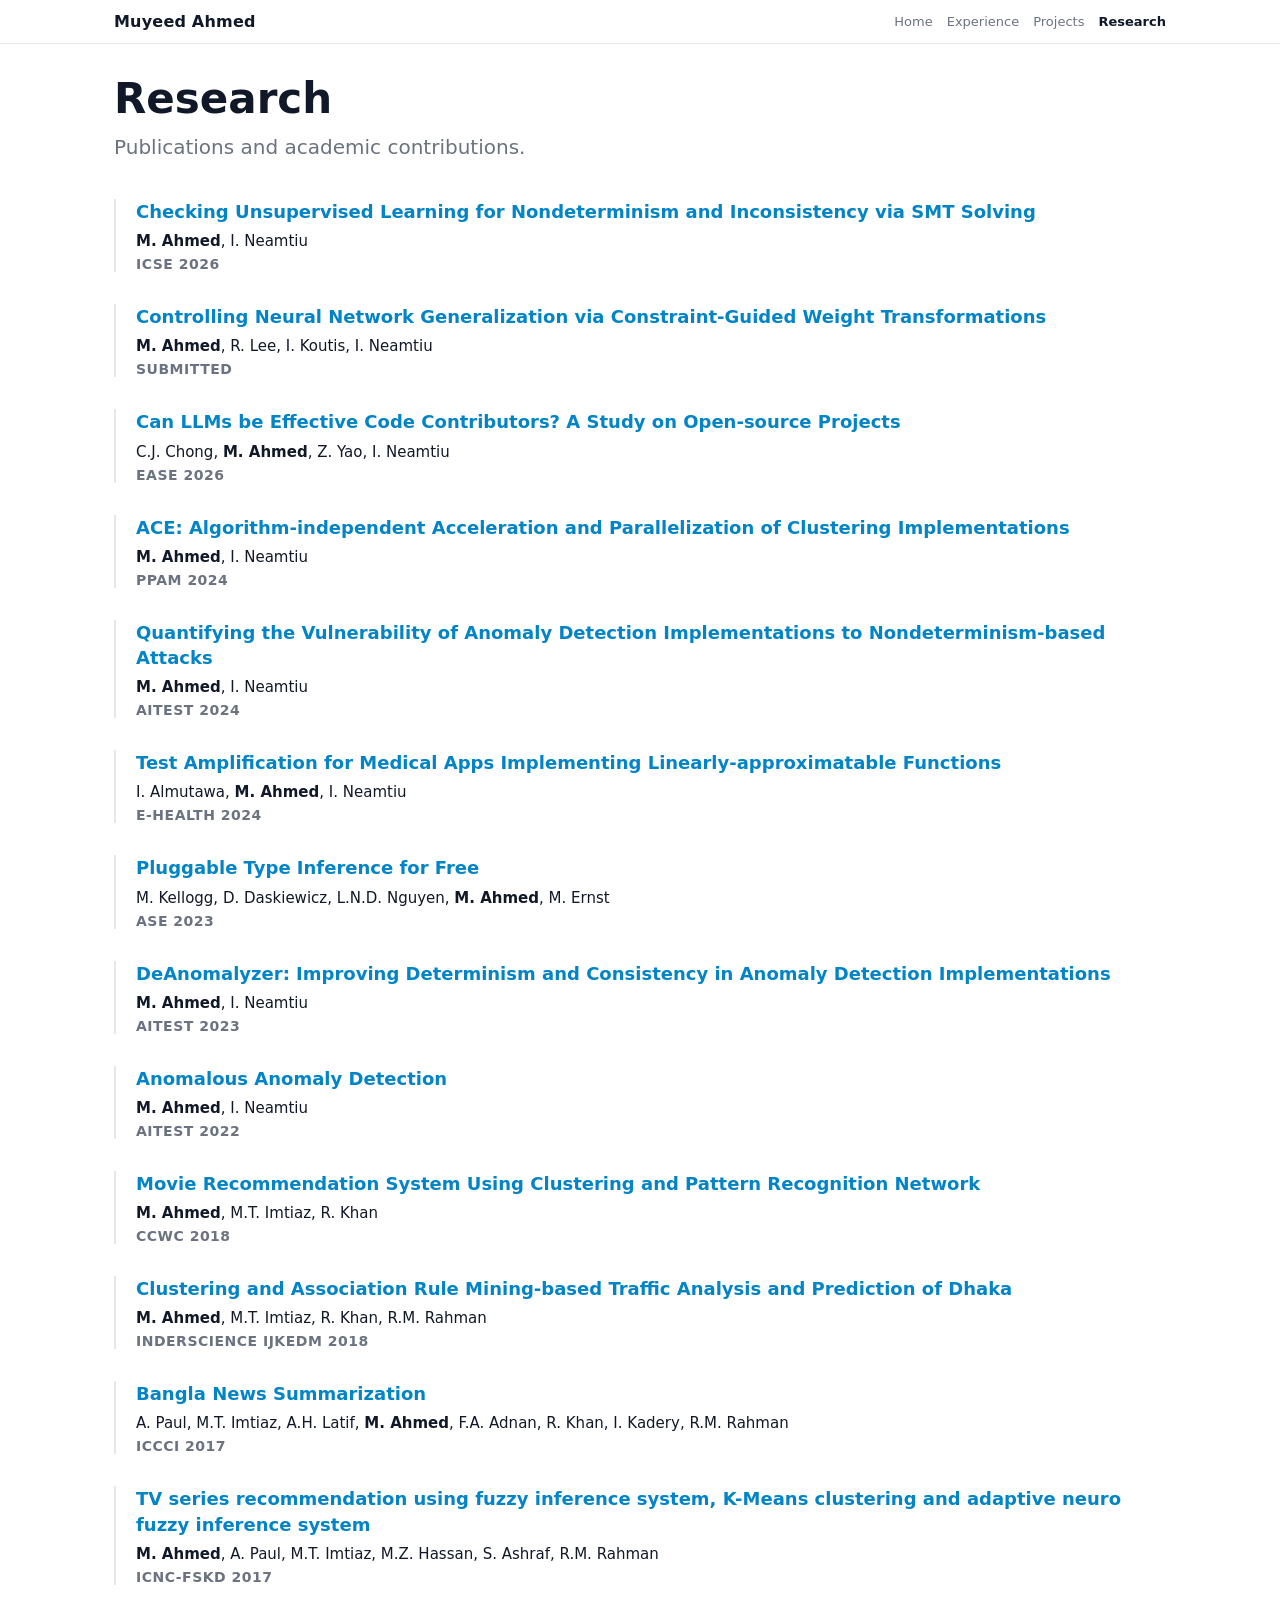
<file: research.html>
<!doctype html>
<html lang="en">
<head>
<meta charset="utf-8">
<meta name="viewport" content="width=device-width, initial-scale=1">
<title>Muyeed Ahmed · Research</title>
<link rel="stylesheet" href="styles.css">
<style>
  .lead{ margin:0 0 40px; color:var(--muted); font-size: 20px; }
  .pageh1{ margin: 10px 0 12px; font-size: 42px; }
  .simple-section{
    border-top:1px solid var(--line);
    margin-top: 40px;
    padding-top: 32px;
  }
  .simple-section:first-of-type{ border-top:none; margin-top: 0; padding-top:0; }
  .pub-card {
    margin-bottom: 32px;
    padding-left: 20px;
    border-left: 2px solid var(--line);
  }
  .pub-card h3 {
    font-size: 18px;
    margin: 0 0 8px;
    line-height: 1.4;
  }
  .pub-card .authors {
    font-size: 15px;
    color: var(--text);
    margin-bottom: 6px;
  }
  .pub-card .venue {
    font-size: 14px;
    color: var(--muted);
    font-weight: 600;
    text-transform: uppercase;
    letter-spacing: 0.5px;
  }
</style>
</head>

<body>

<div class="nav">
  <div class="navinner">
    <div class="brand">Muyeed Ahmed</div>
    <nav class="menu" aria-label="Site menu">
      <a href="index.html">Home</a>
      <a href="experience.html">Experience</a>
      <a href="projects.html">Projects</a>
      <a href="research.html" style="color:var(--text); font-weight:600;">Research</a>
    </nav>
  </div>
</div>

<main class="wrap">
  <h1 class="pageh1">Research</h1>
  <p class="lead">Publications and academic contributions.</p>

  <section id="publications" class="simple-section" aria-label="Publications">
    <div class="pub-card">
      <h3>
        <!-- <a href="https://web.njit.edu/~ineamtiu/pubs/icse26ahmed.pdf" target="_blank" rel="noreferrer"> -->
        <a href="Papers/icse26ahmed.pdf" target="_blank" rel="noreferrer">
          Checking Unsupervised Learning for Nondeterminism and Inconsistency via SMT Solving
        </a>
      </h3>
      <div class="authors"><strong>M. Ahmed</strong>, I. Neamtiu</div>
      <div class="venue">ICSE 2026</div>
    </div>

    <div class="pub-card">
      <h3><a href="Papers/NNFlipping.pdf" target="_blank" rel="noreferrer">
        Controlling Neural Network Generalization via Constraint-Guided Weight Transformations
      </a></h3>
      <div class="authors"><strong>M. Ahmed</strong>, R. Lee, I. Koutis, I. Neamtiu</div>
      <div class="venue">Submitted</div>
    </div>

    <div class="pub-card">
      <h3>
        <a href="https://arxiv.org/abs/2604.23340" target="_blank" rel="noreferrer">
          Can LLMs be Effective Code Contributors? A Study on Open-source Projects
        </a>
      </h3>
      <div class="authors">C.J. Chong, <strong>M. Ahmed</strong>, Z. Yao, I. Neamtiu</div>
      <div class="venue">EASE 2026</div>
    </div>

    <div class="pub-card">
      <h3>
        <a href="https://par.nsf.gov//servlets/purl/10570252" target="_blank" rel="noreferrer">
          ACE: Algorithm-independent Acceleration and Parallelization of Clustering Implementations
        </a>
      </h3>
      <div class="authors"><strong>M. Ahmed</strong>, I. Neamtiu</div>
      <div class="venue">PPAM 2024</div>
    </div>

    <div class="pub-card">
      <h3>
        <a href="https://par.nsf.gov//servlets/purl/10570251" target="_blank" rel="noreferrer">
          Quantifying the Vulnerability of Anomaly Detection Implementations to Nondeterminism-based Attacks
        </a>
      </h3>
      <div class="authors"><strong>M. Ahmed</strong>, I. Neamtiu</div>
      <div class="venue">AITest 2024</div>
    </div>

    <div class="pub-card">
      <h3>
        <a href="https://web.njit.edu/~ineamtiu/pubs/eh24almutawa2.pdf" target="_blank" rel="noreferrer">
          Test Amplification for Medical Apps Implementing Linearly-approximatable Functions
        </a>
      </h3>
      <div class="authors">I. Almutawa, <strong>M. Ahmed</strong>, I. Neamtiu</div>
      <div class="venue">e-Health 2024</div>
    </div>

    <div class="pub-card">
      <h3>
        <a href="https://par.nsf.gov/servlets/purl/10511725" target="_blank" rel="noreferrer">
          Pluggable Type Inference for Free
        </a>
      </h3>
      <div class="authors">M. Kellogg, D. Daskiewicz, L.N.D. Nguyen, <strong>M. Ahmed</strong>, M. Ernst</div>
      <div class="venue">ASE 2023</div>
    </div>

    <div class="pub-card">
      <h3>
        <a href="https://par.nsf.gov//servlets/purl/10434830" target="_blank" rel="noreferrer">
          DeAnomalyzer: Improving Determinism and Consistency in Anomaly Detection Implementations
        </a>
      </h3>
      <div class="authors"><strong>M. Ahmed</strong>, I. Neamtiu</div>
      <div class="venue">AITest 2023</div>
    </div>

    <div class="pub-card">
      <h3>
        <a href="https://web.njit.edu/~ineamtiu/pubs/aitest22ahmed.pdf" target="_blank" rel="noreferrer">
          Anomalous Anomaly Detection
        </a>
      </h3>
      <div class="authors"><strong>M. Ahmed</strong>, I. Neamtiu</div>
      <div class="venue">AITest 2022</div>
    </div>

    <div class="pub-card">
      <h3>
        <a href="https://ieeexplore.ieee.org/abstract/document/8301695" target="_blank" rel="noreferrer">
          Movie Recommendation System Using Clustering and Pattern Recognition Network
        </a>
      </h3>
      <div class="authors"><strong>M. Ahmed</strong>, M.T. Imtiaz, R. Khan</div>
      <div class="venue">CCWC 2018</div>
    </div>

    <div class="pub-card">
      <h3>
        <a href="https://d1wqtxts1xzle7.cloudfront.net/98981295/IJKEDM.2018.09552420230222-1-5qslbk-libre.pdf" target="_blank" rel="noreferrer">
          Clustering and Association Rule Mining-based Traffic Analysis and Prediction of Dhaka
        </a>
      </h3>
      <div class="authors"><strong>M. Ahmed</strong>, M.T. Imtiaz, R. Khan, R.M. Rahman</div>
      <div class="venue">Inderscience IJKEDM 2018</div>
    </div>


    <div class="pub-card">
      <h3>
        <a href="https://www.researchgate.net/profile/Anirudha-Paul-2/publication/319561168_Bangla_News_Summarization/links/65c4798e1e1ec12eff7be992/Bangla-News-Summarization.pdf" target="_blank" rel="noreferrer">
          Bangla News Summarization
        </a>
      </h3>
      <div class="authors">A. Paul, M.T. Imtiaz, A.H. Latif, <strong>M. Ahmed</strong>, F.A. Adnan, R. Khan, I. Kadery, R.M. Rahman</div>
      <div class="venue">ICCCI 2017</div>
    </div>

    <div class="pub-card">
      <h3>
        <a href="https://www.researchgate.net/profile/Anirudha-Paul-2/publication/326066181_TV_series_recommendation_using_fuzzy_inference_system_K-Means_clustering_and_adaptive_neuro_fuzzy_inference_system/links/64d3f4a6c80b930269fb844c/TV-series-recommendation-using-fuzzy-inference-system-K-Means-clustering-and-adaptive-neuro-fuzzy-inference-system.pdf" target="_blank" rel="noreferrer">
          TV series recommendation using fuzzy inference system, K-Means clustering and adaptive neuro fuzzy inference system
        </a>
      </h3>
      <div class="authors"><strong>M. Ahmed</strong>, A. Paul, M.T. Imtiaz, M.Z. Hassan, S. Ashraf, R.M. Rahman</div>
      <div class="venue">ICNC-FSKD 2017</div>
    </div>

  </section>

</main>
</body>
</html>
</file>
<file: styles.css>
:root{
  --text:#111827;
  --muted:#6b7280;
  --line:#e5e7eb;
  --bg:#ffffff;
}

/* ---------- GLOBAL ---------- */
*{ box-sizing:border-box; }
html{ scroll-behavior:smooth; }
body{
  margin:0;
  font-family: system-ui, -apple-system, Segoe UI, Roboto, Helvetica, Arial;
  color:var(--text);
  background:var(--bg);
}

/* Links */
a{ color:#0284c7; text-decoration:none; }
a:hover{ text-decoration:underline; }

/* Container */
.wrap{
  width: min(1100px, 100%);
  margin: 0 auto;
  padding: 20px 24px 80px; /* reduced top padding */
}

/* ---------- TOP MENU ---------- */
.nav{
  position: sticky;
  top: 0;
  z-index: 50;
  background: rgba(255,255,255,.92);
  backdrop-filter: blur(8px);
  border-bottom: 1px solid var(--line);
}

.navinner{
  width: min(1100px, 100%);
  margin:0 auto;
  padding: 12px 24px;
  display:flex;
  align-items:center;
  justify-content:space-between;
  gap:18px;
}

.brand{
  font-weight:700;
  letter-spacing:.2px;
  white-space:nowrap;
}

.menu{
  display:flex;
  flex-wrap:wrap;
  gap:14px;
  justify-content:flex-end;
}

.menu a{
  color:var(--muted);
  text-decoration:none;
  font-size:13px;
}
.menu a:hover{ color:var(--text); text-decoration:underline; }

@media (max-width: 760px){
  .navinner{ align-items:flex-start; flex-direction:column; }
  .menu{ justify-content:flex-start; }
}

/* ---------- TOP SECTION ---------- */
.top-section {
  display: grid;
  grid-template-columns: 380px 1fr;
  gap: 60px;
  margin-bottom: 60px;
  align-items: start;
}

.top-left {
  display: flex;
  flex-direction: column;
  align-items: flex-start;
}

.photo {
  width: 210px;
  height: 210px;
  border-radius: 999px;
  overflow: hidden;
  border: 10px solid #f3f4f6;
  background: #f3f4f6;
  margin: 0 auto; /* Left aligned */
}

.photo img {
  width: 100%;
  height: 100%;
  object-fit: cover;
  display: block;
}

.intro {
  margin-top: 24px;
}

.intro h1 {
  margin: 0;
  font-size: 42px;
  font-weight: 700;
  line-height: 1.1;
}

.intro p {
  margin: 10px 0 0;
  color: var(--muted);
  font-size: 16px;
  line-height: 1.4;
}

.intro .subtitle {
  font-size: 15px;
  margin-top: 4px;
}

.contact-links {
  display: flex;
  gap: 16px;
  margin-top: 20px;
}

.contact-links a {
  color: var(--muted);
  transition: color 0.2s;
  display: flex;
  align-items: center;
}

.contact-links a:hover {
  color: #0284c7;
}

/* ---------- MAIN CONTENT GRID ---------- */
.main-content-grid {
  display: grid;
  grid-template-columns: 1fr 1.4fr;
  gap: 80px;
  align-items: start;
}

@media (max-width: 1100px) {
  .main-content-grid {
    gap: 40px;
  }
}

@media (max-width: 900px) {
  .top-section, .main-content-grid {
    grid-template-columns: 1fr;
    gap: 40px;
  }
  .top-left {
    align-items: center;
    text-align: center;
  }
  .photo {
    margin: 0 auto;
  }
}

h2{
  font-size:24px;
  margin:0 0 20px;
}

.about p{
  font-size:15px;
  line-height:1.75;
  color:var(--muted);
  margin:0;
  text-align: justify;
  text-justify: inter-word;
}

.tags{
  margin-top: 16px;
  display:flex;
  flex-wrap:wrap;
  gap:8px;
}
.tag{
  border: 1px solid var(--line);
  padding: 6px 12px;
  border-radius: 999px;
  font-size: 13px;
  color: var(--muted);
  background: #f9fafb;
}

.contacts{
  font-size:14px;
}

.contacts .block{
  margin-bottom:14px;
  color:var(--muted);
  display:flex;
  align-items:flex-start;
}
.contacts strong{ color:var(--text); }

.contacts .block strong{
  display:inline-block;
  width: 80px;
}

.contacts .block .value{
  color: var(--muted);
  line-height: 1.6;
}

.links{
  display:flex;
  flex-wrap: wrap;
  align-items:center;
  gap:8px;
  font-size:14px;
}
.links a{ color:#0284c7; }

/* ---------- SECTIONS ---------- */
section.block{
  padding-top: 24px;
  scroll-margin-top: 86px;
  border-top: 1px solid var(--line);
  margin-top: 24px;
}

section.block:first-of-type{
  border-top: none;
  margin-top: 0;
  padding-top: 0;
}

.item{
  margin-bottom: 12px;       /* reduced from 22px */
}

.item h3{
  margin:0;
  font-size:16px;
  font-weight:700;
}

.meta{
  margin:6px 0 10px;
  font-size:13px;
  color:var(--muted);
}

.item p, .item ul{
  font-size:14px;
  color:var(--muted);
  line-height:1.7;
  margin:0;
}

.item ul{
  padding-left:18px;
  margin-top:8px;
}

.item li{ margin-bottom:6px; }

/* ---------- PUBLICATIONS ---------- */
.pub-item {
  display: grid;
  grid-template-columns: 70px 1fr;
  gap: 8px;
  margin-bottom: 14px;
  align-items: start;
}
.pub-meta {
  font-size: 13px;
  color: var(--muted);
  line-height: 1.5;
}
.pub-title {
  margin: 0;
  font-size: 14px;
  font-weight: 700;
  line-height: 1.5;
  color: var(--text);
}

/* ---------- ORG / ROLES + LOGOS ---------- */
.orgrow{
  display:flex;
  align-items:center;
  gap:10px;
  margin-bottom: 10px;
}
.orglogo{
  width: 48px;
  height: 48px;
  object-fit: contain;
  border-radius: 4px;
}
.role{
  margin: 10px 0 14px;
  padding-left: 18px;
}
.role li{ margin-bottom: 12px; }

.role .title{
  font-weight: 700;
  color: var(--text);
}
.role .when{
  color: var(--muted);
  font-size: 13px;
  margin-left: 6px;
}

/* ---------- Experience Layout ---------- */
@media (max-width:900px){
  /* Existing mobile styles ... */
}
</file>
